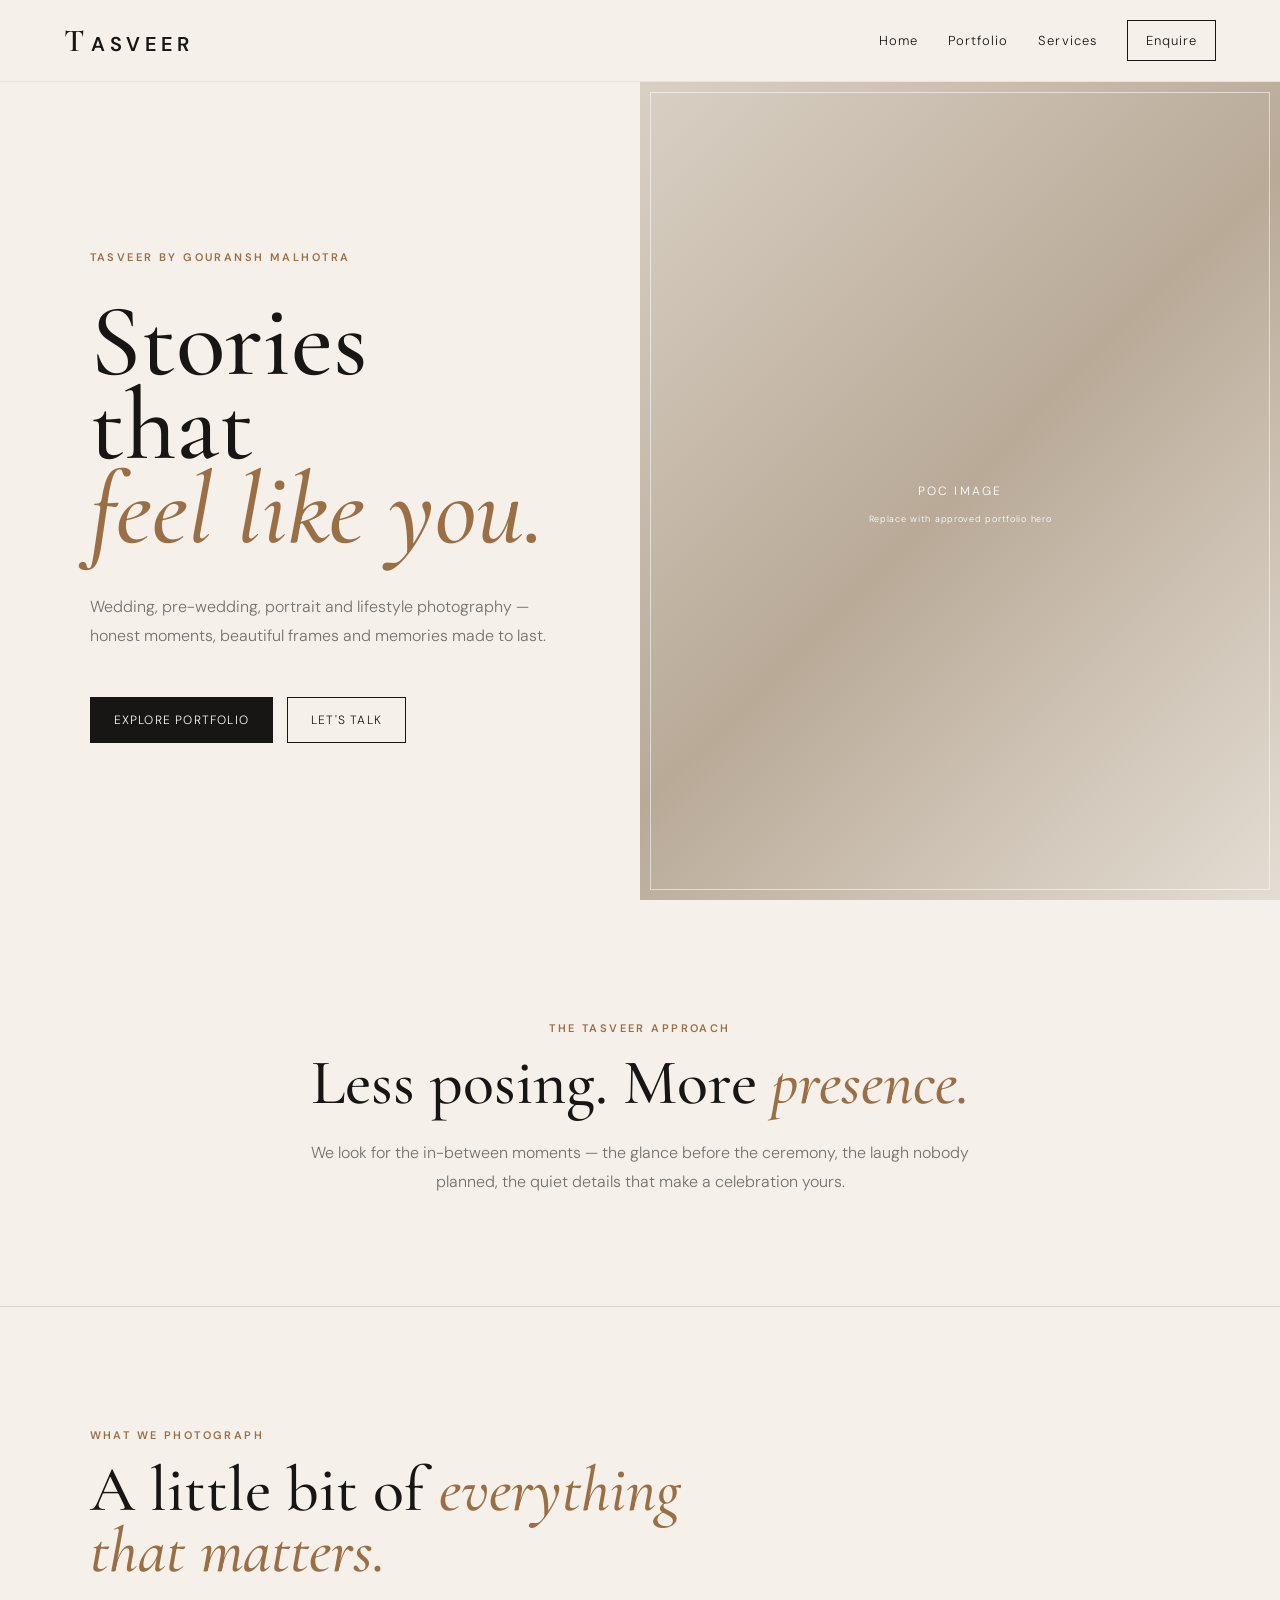
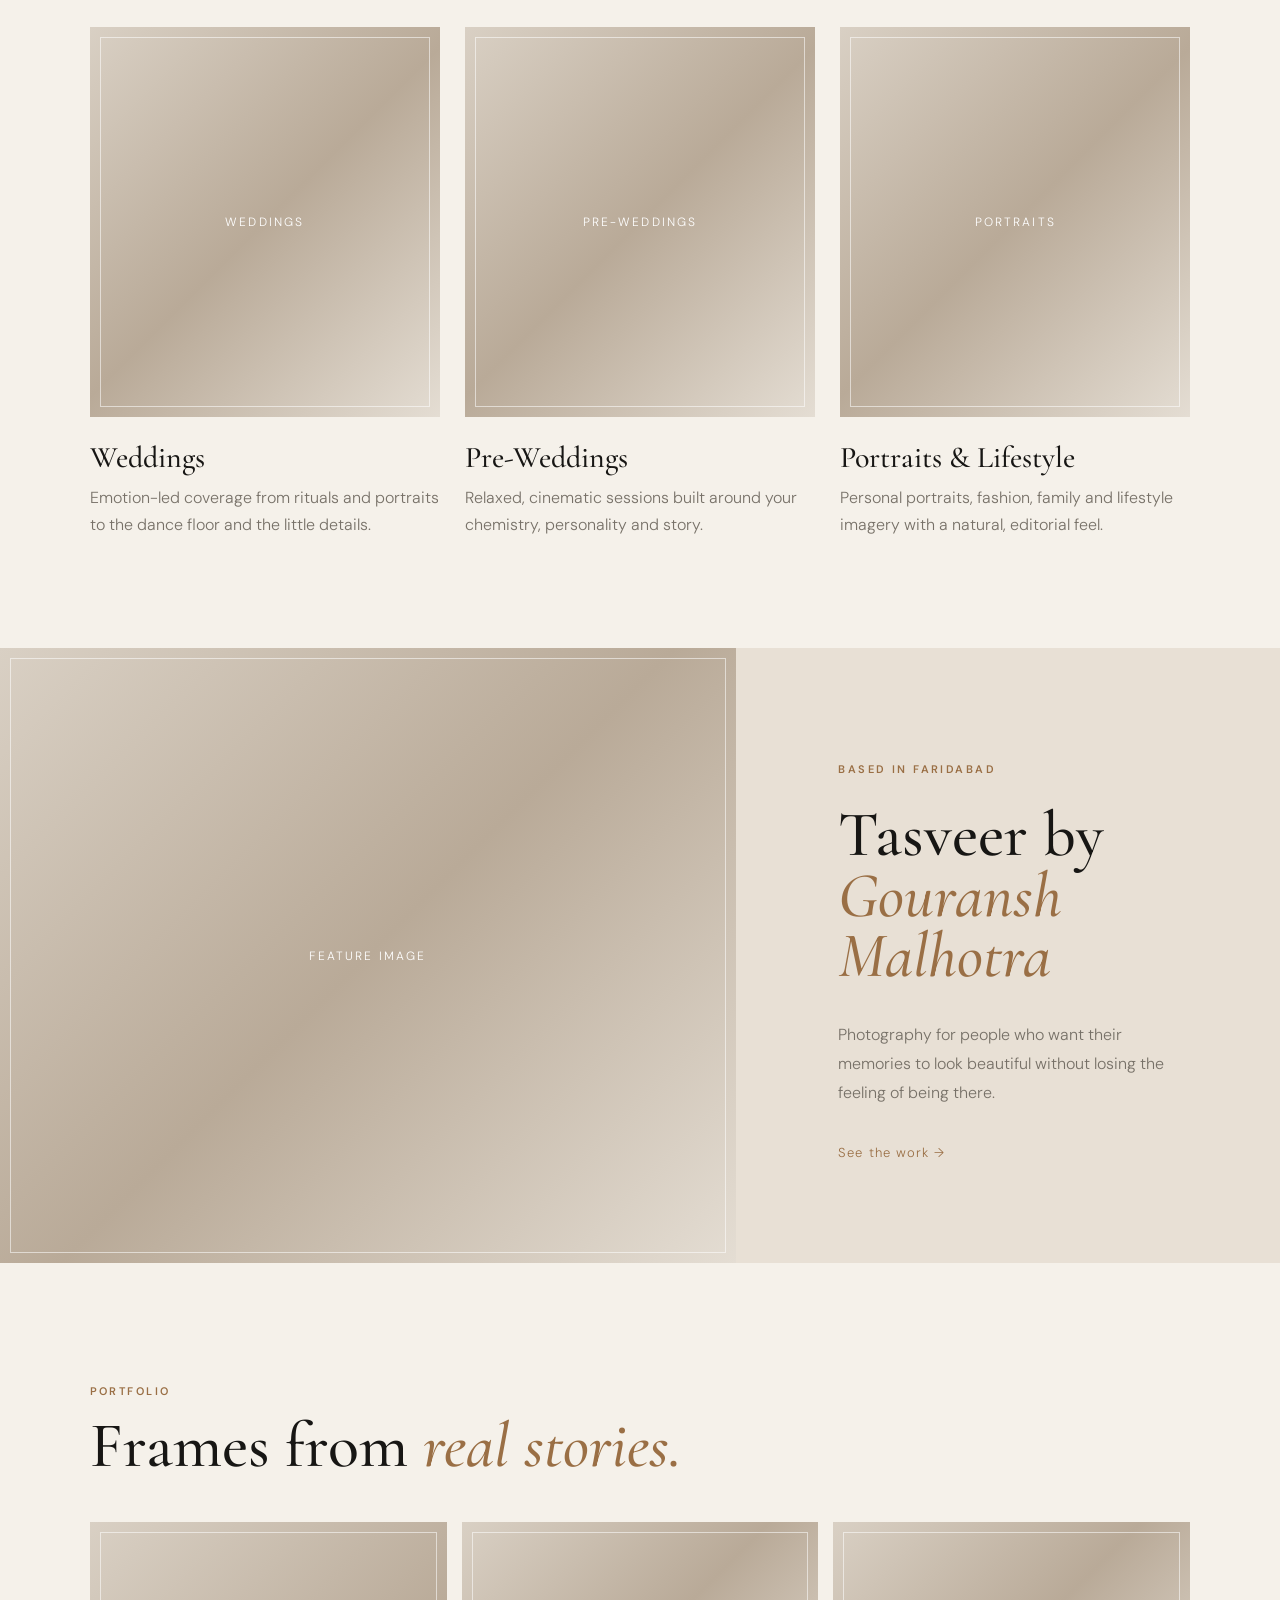
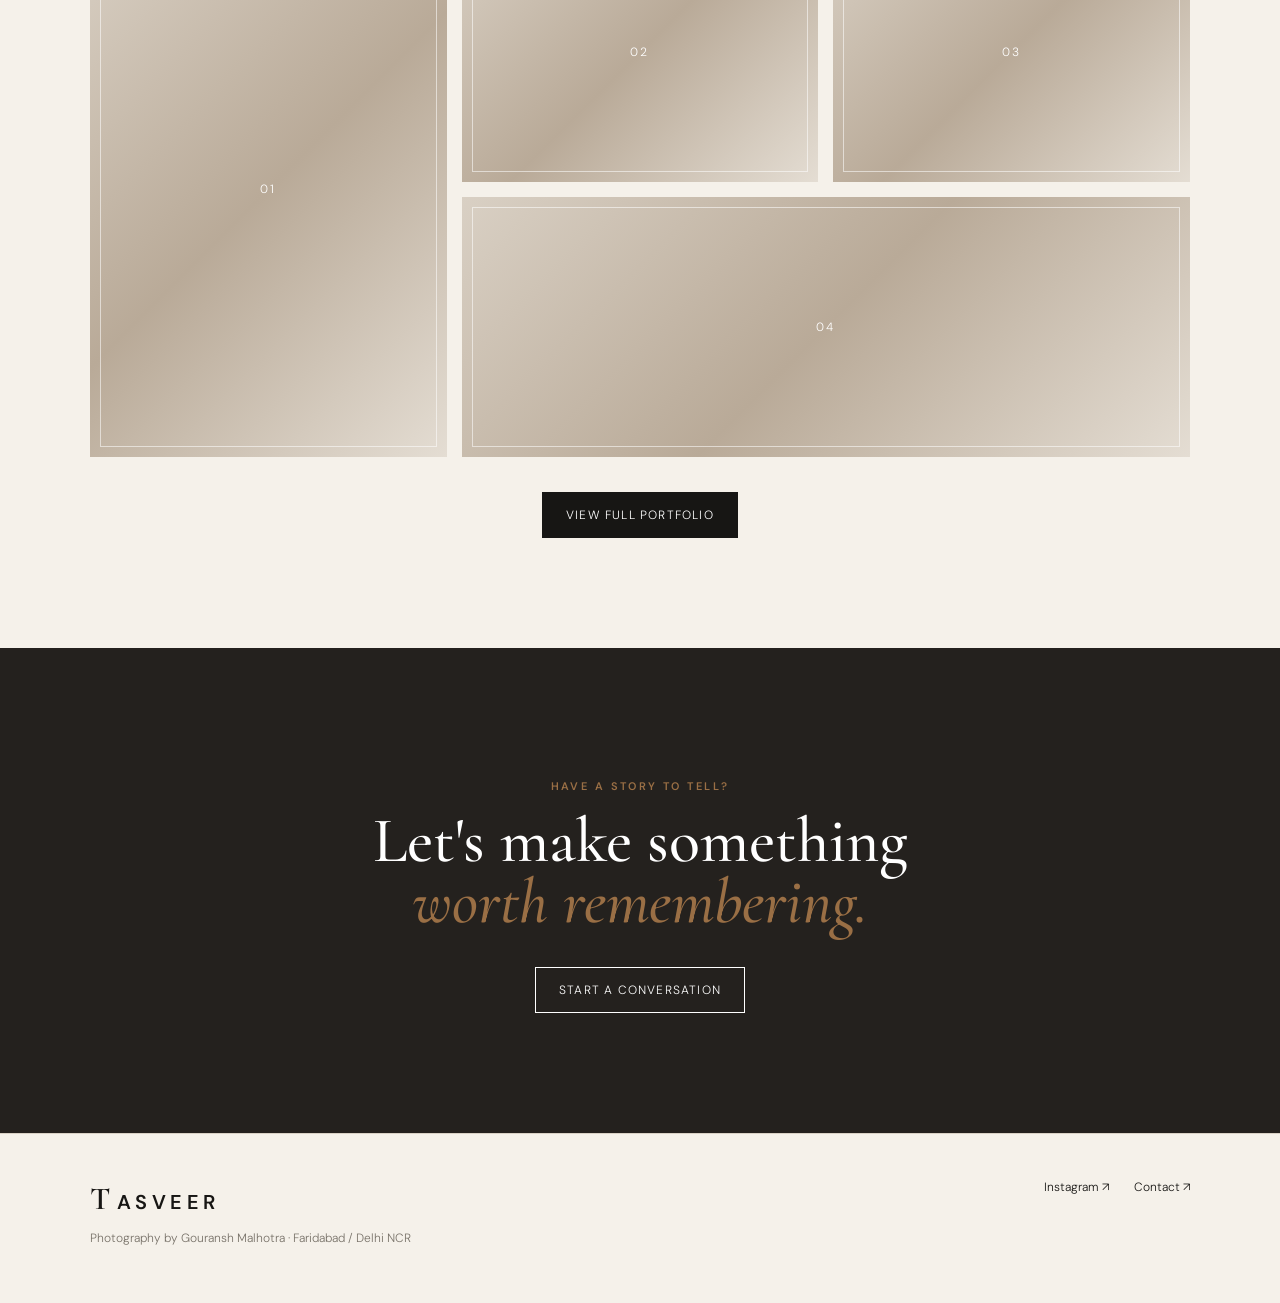
<file: index.html>
<!DOCTYPE html>
<html lang="en">
<head>
  <meta charset="UTF-8">
  <meta name="viewport" content="width=device-width, initial-scale=1.0">
  <meta name="description" content="Tasveer by Gouransh Malhotra — wedding, pre-wedding, portrait and lifestyle photography in Faridabad and Delhi NCR.">
  <title>Tasveer — Photography by Gouransh Malhotra</title>
  <link rel="preconnect" href="https://fonts.googleapis.com">
  <link rel="preconnect" href="https://fonts.gstatic.com" crossorigin>
  <link href="https://fonts.googleapis.com/css2?family=Cormorant+Garamond:wght@400;500;600;700&family=DM+Sans:wght@300;400;500;600&display=swap" rel="stylesheet">
  <link rel="stylesheet" href="style.css">
</head>
<body>
<header class="nav">
  <a class="brand" href="index.html"><span>T</span>ASVEER</a>
  <button class="menu" aria-label="Open menu">☰</button>
  <nav>
    <a href="index.html">Home</a>
    <a href="gallery.html">Portfolio</a>
    <a href="#services">Services</a>
    <a href="contact.html" class="nav-cta">Enquire</a>
  </nav>
</header>

<main>
<section class="hero">
  <div class="hero-copy">
    <p class="eyebrow">TASVEER BY GOURANSH MALHOTRA</p>
    <h1>Stories that<br><em>feel like you.</em></h1>
    <p class="lead">Wedding, pre-wedding, portrait and lifestyle photography — honest moments, beautiful frames and memories made to last.</p>
    <div class="actions">
      <a class="btn primary" href="gallery.html">Explore Portfolio</a>
      <a class="btn ghost" href="contact.html">Let's Talk</a>
    </div>
  </div>
  <div class="hero-art image-slot">
    <div><span>POC IMAGE</span><small>Replace with approved portfolio hero</small></div>
  </div>
</section>

<section class="intro">
  <p class="eyebrow">THE TASVEER APPROACH</p>
  <h2>Less posing. More <em>presence.</em></h2>
  <p>We look for the in-between moments — the glance before the ceremony, the laugh nobody planned, the quiet details that make a celebration yours.</p>
</section>

<section id="services" class="section">
  <div class="section-head">
    <p class="eyebrow">WHAT WE PHOTOGRAPH</p>
    <h2>A little bit of <em>everything that matters.</em></h2>
  </div>
  <div class="cards">
    <article><div class="card-img image-slot"><span>WEDDINGS</span></div><h3>Weddings</h3><p>Emotion-led coverage from rituals and portraits to the dance floor and the little details.</p></article>
    <article><div class="card-img image-slot"><span>PRE-WEDDINGS</span></div><h3>Pre-Weddings</h3><p>Relaxed, cinematic sessions built around your chemistry, personality and story.</p></article>
    <article><div class="card-img image-slot"><span>PORTRAITS</span></div><h3>Portraits & Lifestyle</h3><p>Personal portraits, fashion, family and lifestyle imagery with a natural, editorial feel.</p></article>
  </div>
</section>

<section class="feature">
  <div class="feature-img image-slot"><span>FEATURE IMAGE</span></div>
  <div class="feature-copy">
    <p class="eyebrow">BASED IN FARIDABAD</p>
    <h2>Tasveer by<br><em>Gouransh Malhotra</em></h2>
    <p>Photography for people who want their memories to look beautiful without losing the feeling of being there.</p>
    <a class="text-link" href="gallery.html">See the work →</a>
  </div>
</section>

<section class="section portfolio-preview">
  <div class="section-head">
    <p class="eyebrow">PORTFOLIO</p>
    <h2>Frames from <em>real stories.</em></h2>
  </div>
  <div class="mosaic">
    <a href="gallery.html" class="image-slot tall"><span>01</span></a>
    <a href="gallery.html" class="image-slot"><span>02</span></a>
    <a href="gallery.html" class="image-slot"><span>03</span></a>
    <a href="gallery.html" class="image-slot wide"><span>04</span></a>
  </div>
  <a class="btn primary centered" href="gallery.html">View Full Portfolio</a>
</section>

<section class="cta">
  <p class="eyebrow">HAVE A STORY TO TELL?</p>
  <h2>Let's make something<br><em>worth remembering.</em></h2>
  <a class="btn light" href="contact.html">Start a Conversation</a>
</section>
</main>

<footer>
  <div><a class="brand" href="index.html"><span>T</span>ASVEER</a><p>Photography by Gouransh Malhotra · Faridabad / Delhi NCR</p></div>
  <div class="social"><a href="https://www.instagram.com/tasveerbygouranshmalhotra/" target="_blank" rel="noopener">Instagram ↗</a><a href="contact.html">Contact ↗</a></div>
</footer>
<script src="script.js"></script>
</body>
</html>
</file>
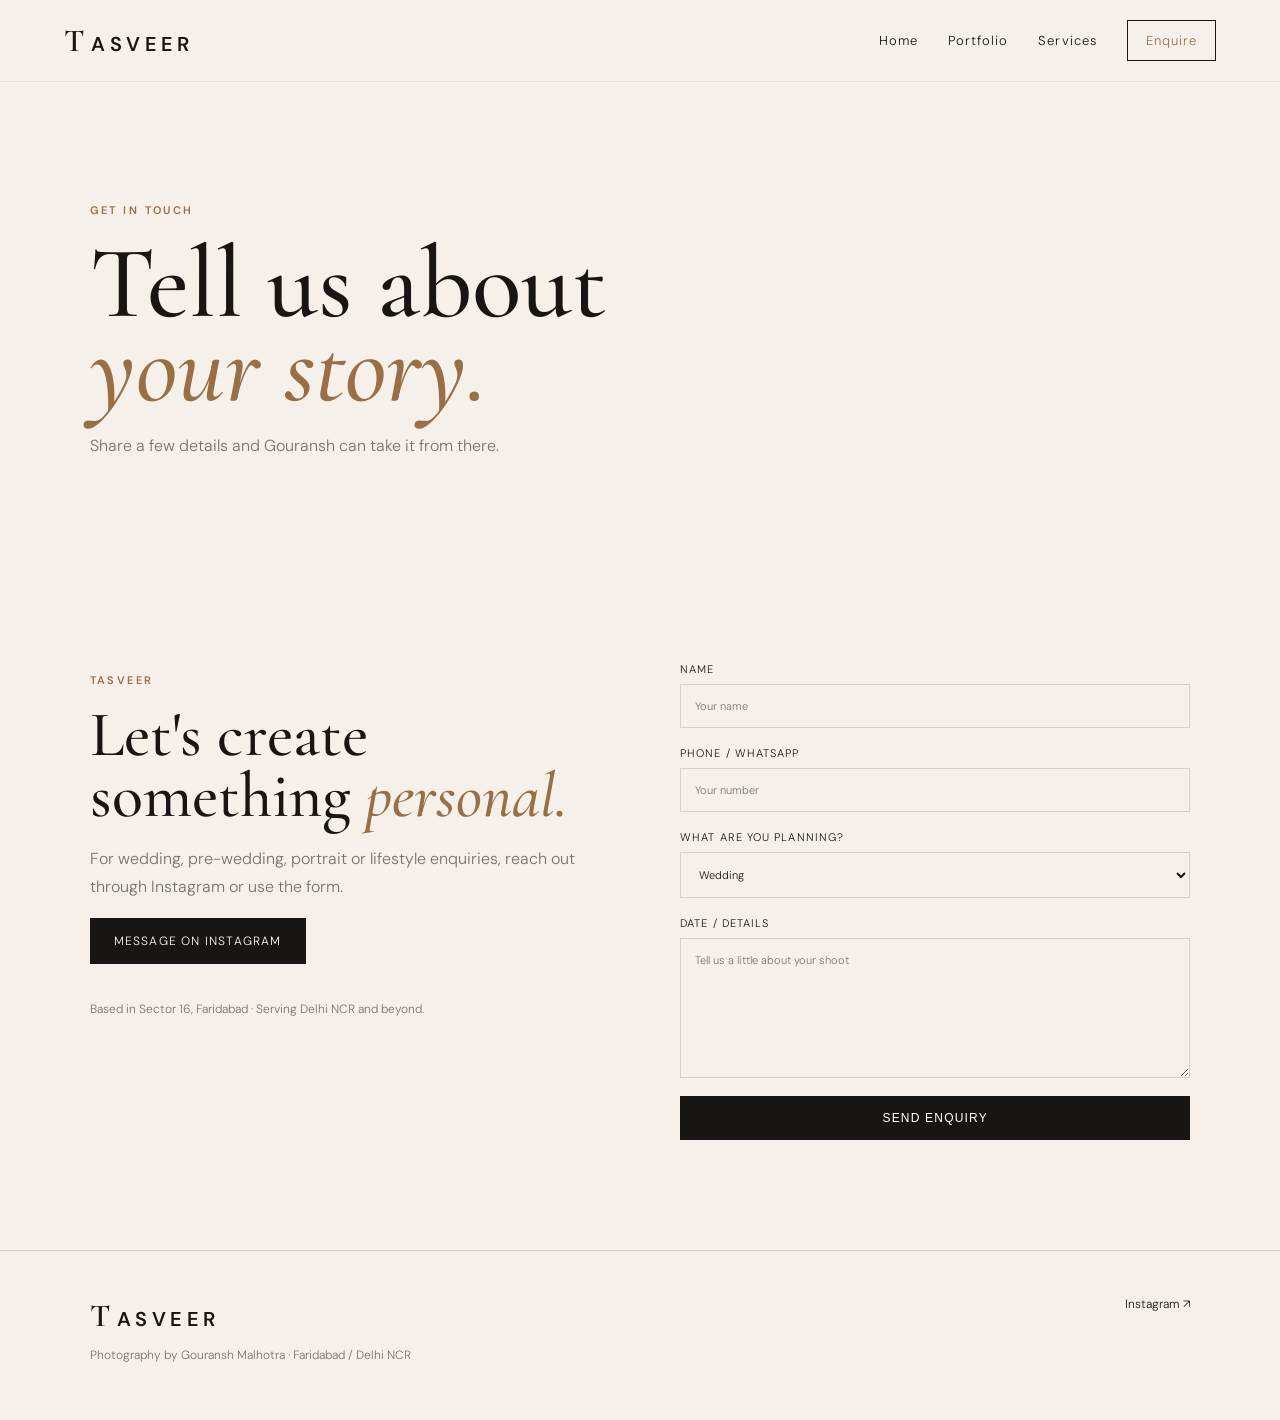
<file: contact.html>
<!DOCTYPE html>
<html lang="en">
<head>
<meta charset="UTF-8"><meta name="viewport" content="width=device-width, initial-scale=1.0">
<title>Contact — Tasveer</title>
<link rel="preconnect" href="https://fonts.googleapis.com"><link rel="preconnect" href="https://fonts.gstatic.com" crossorigin>
<link href="https://fonts.googleapis.com/css2?family=Cormorant+Garamond:wght@400;500;600;700&family=DM+Sans:wght@300;400;500;600&display=swap" rel="stylesheet">
<link rel="stylesheet" href="style.css">
</head>
<body>
<header class="nav"><a class="brand" href="index.html"><span>T</span>ASVEER</a><button class="menu" aria-label="Open menu">☰</button><nav><a href="index.html">Home</a><a href="gallery.html">Portfolio</a><a href="index.html#services">Services</a><a href="contact.html" class="nav-cta active">Enquire</a></nav></header>
<main>
<section class="page-hero"><p class="eyebrow">GET IN TOUCH</p><h1>Tell us about<br><em>your story.</em></h1><p>Share a few details and Gouransh can take it from there.</p></section>
<section class="contact section">
  <div class="contact-copy"><p class="eyebrow">TASVEER</p><h2>Let's create something <em>personal.</em></h2><p>For wedding, pre-wedding, portrait or lifestyle enquiries, reach out through Instagram or use the form.</p><a class="btn primary" href="https://www.instagram.com/tasveerbygouranshmalhotra/" target="_blank" rel="noopener">Message on Instagram</a><p class="muted">Based in Sector 16, Faridabad · Serving Delhi NCR and beyond.</p></div>
  <form onsubmit="return false;"><label>Name<input type="text" placeholder="Your name"></label><label>Phone / WhatsApp<input type="tel" placeholder="Your number"></label><label>What are you planning?<select><option>Wedding</option><option>Pre-Wedding</option><option>Portrait / Lifestyle</option><option>Other</option></select></label><label>Date / details<textarea placeholder="Tell us a little about your shoot"></textarea></label><button class="btn primary" type="submit" onclick="alert('POC form — connect this to WhatsApp/email after approval.')">Send Enquiry</button></form>
</section>
</main>
<footer><div><a class="brand" href="index.html"><span>T</span>ASVEER</a><p>Photography by Gouransh Malhotra · Faridabad / Delhi NCR</p></div><div class="social"><a href="https://www.instagram.com/tasveerbygouranshmalhotra/" target="_blank" rel="noopener">Instagram ↗</a></div></footer>
<script src="script.js"></script>
</body>
</html>
</file>
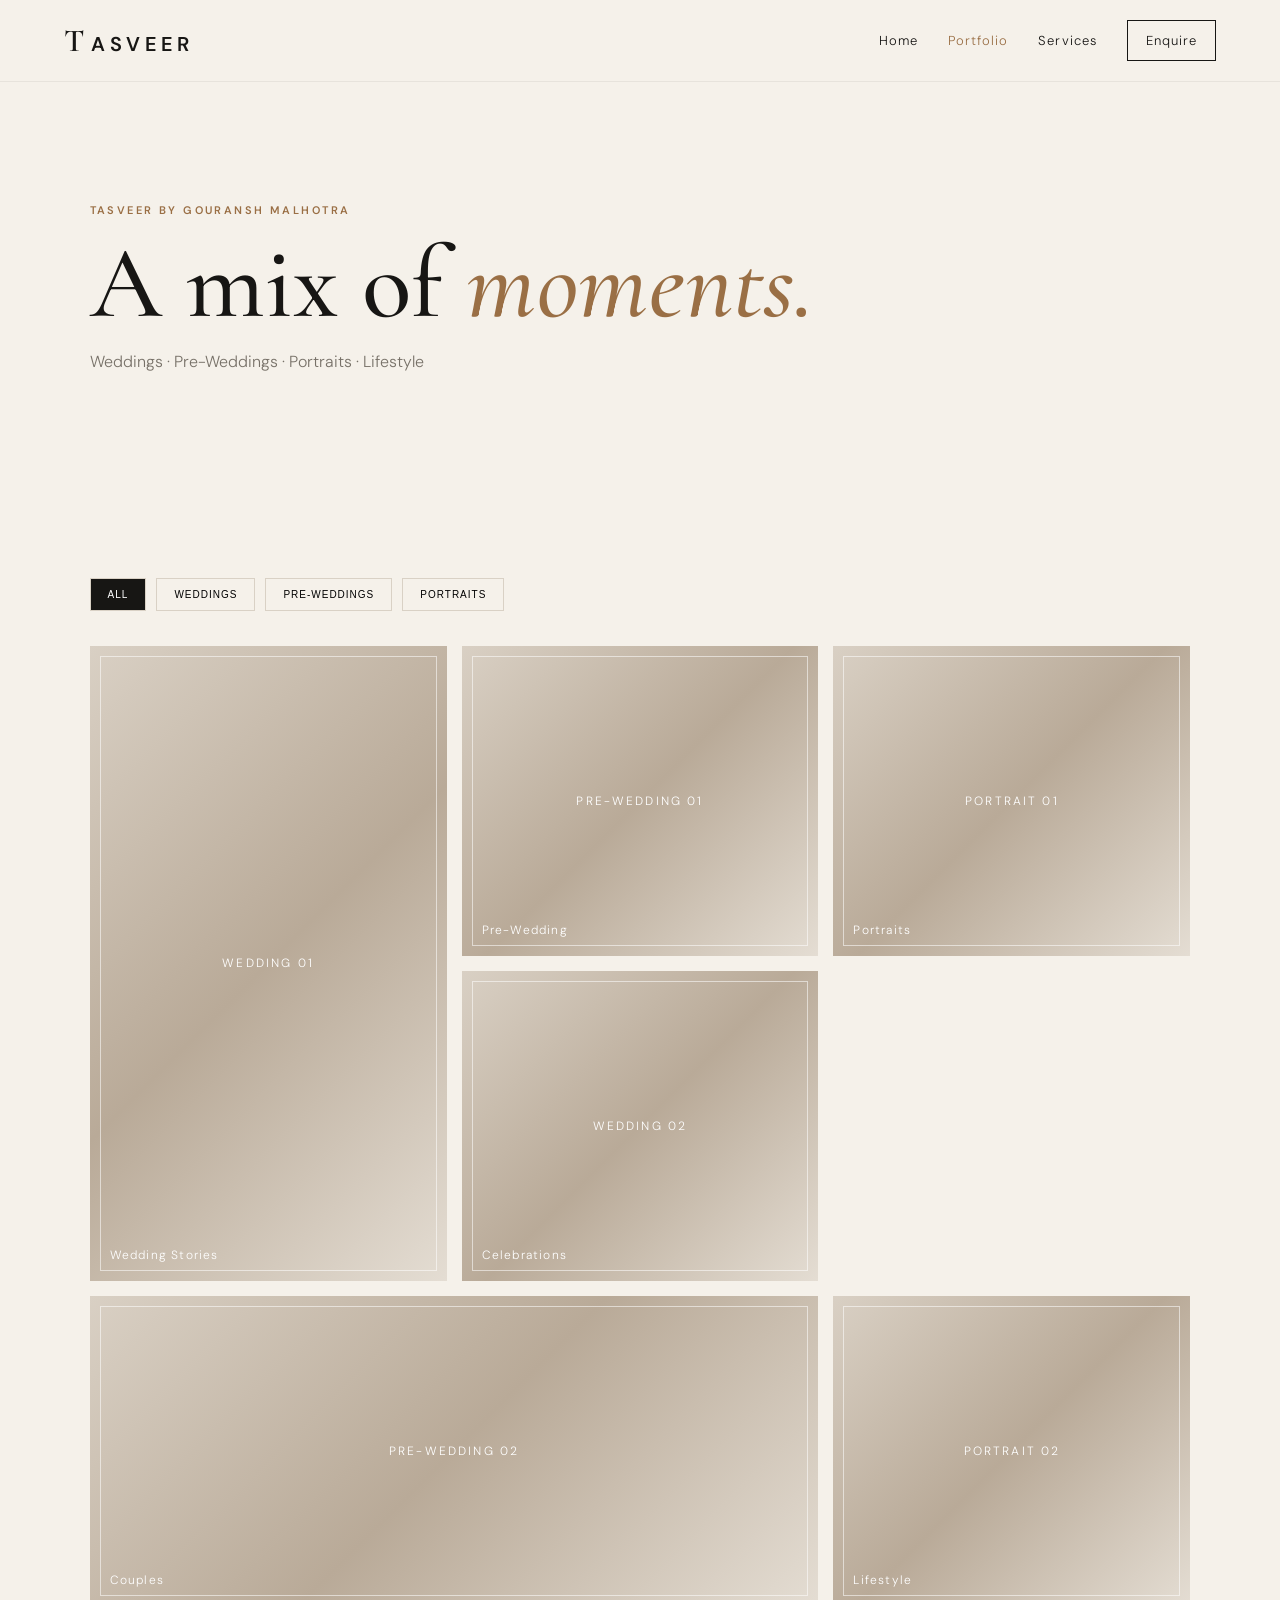
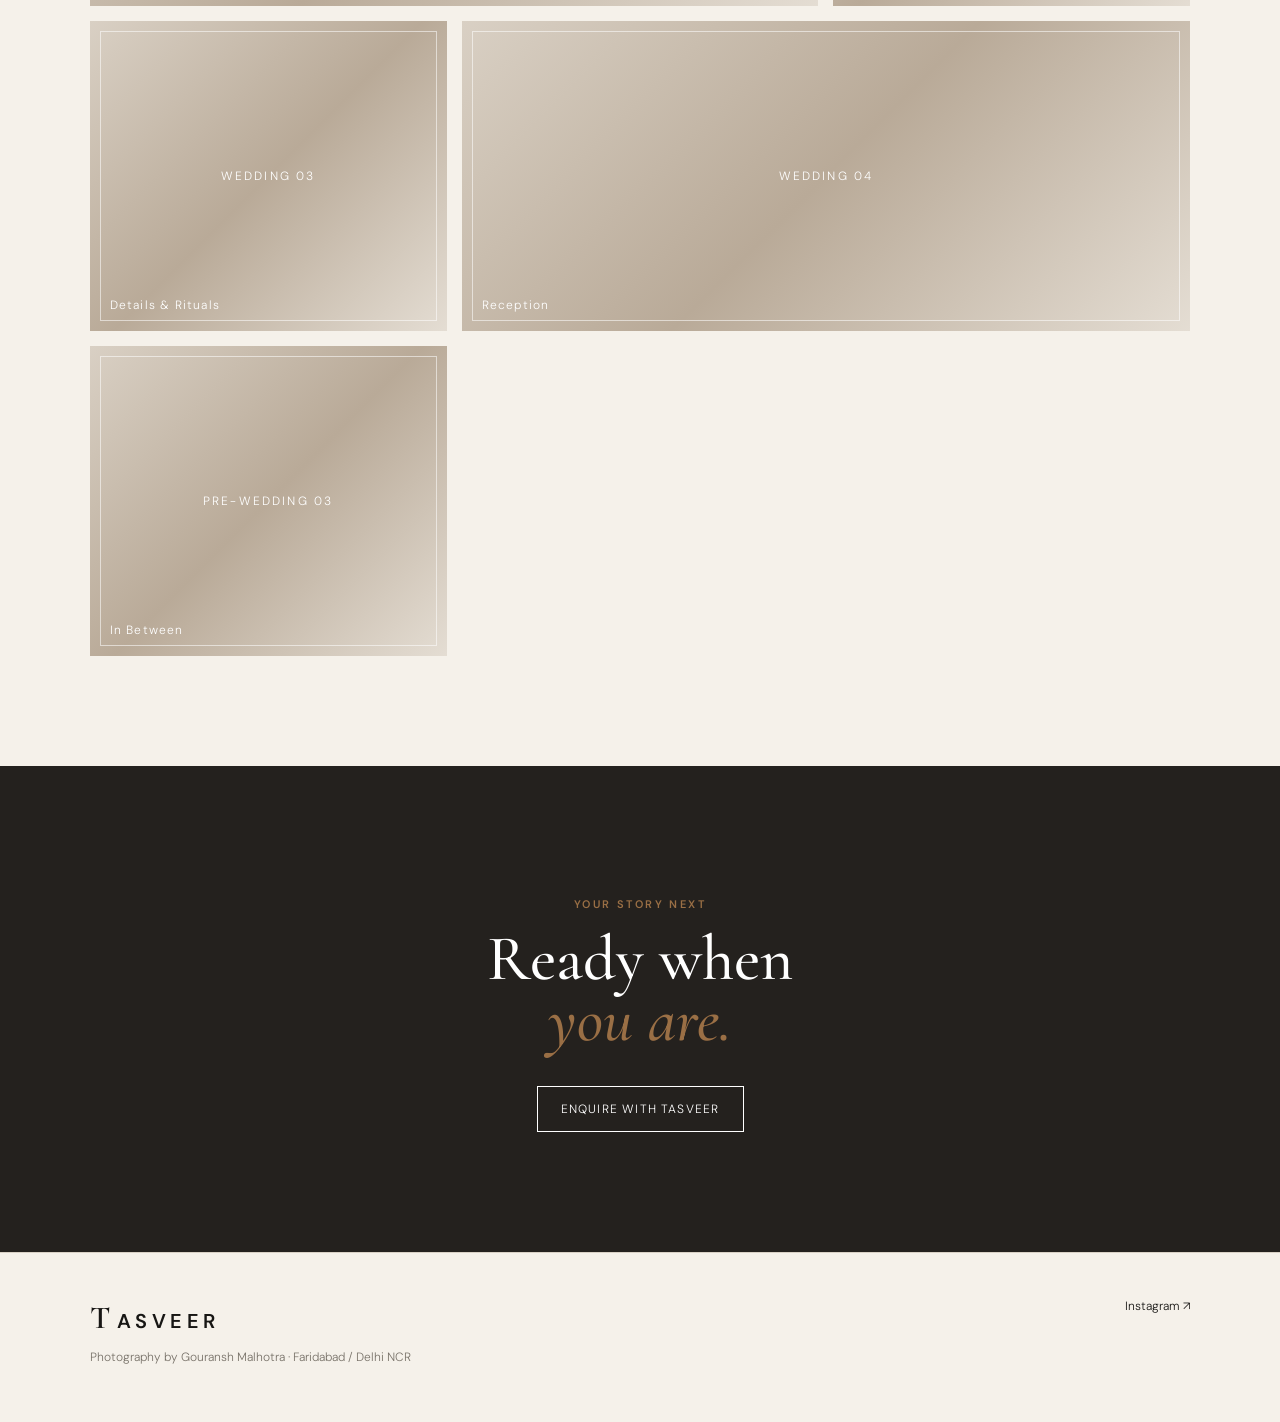
<file: gallery.html>
<!DOCTYPE html>
<html lang="en">
<head>
<meta charset="UTF-8"><meta name="viewport" content="width=device-width, initial-scale=1.0">
<title>Portfolio — Tasveer</title>
<link rel="preconnect" href="https://fonts.googleapis.com"><link rel="preconnect" href="https://fonts.gstatic.com" crossorigin>
<link href="https://fonts.googleapis.com/css2?family=Cormorant+Garamond:wght@400;500;600;700&family=DM+Sans:wght@300;400;500;600&display=swap" rel="stylesheet">
<link rel="stylesheet" href="style.css">
</head>
<body>
<header class="nav"><a class="brand" href="index.html"><span>T</span>ASVEER</a><button class="menu" aria-label="Open menu">☰</button><nav><a href="index.html">Home</a><a href="gallery.html" class="active">Portfolio</a><a href="index.html#services">Services</a><a href="contact.html" class="nav-cta">Enquire</a></nav></header>
<main>
<section class="page-hero"><p class="eyebrow">TASVEER BY GOURANSH MALHOTRA</p><h1>A mix of <em>moments.</em></h1><p>Weddings · Pre-Weddings · Portraits · Lifestyle</p></section>
<section class="section gallery">
  <div class="filters"><button class="filter active" data-filter="all">All</button><button class="filter" data-filter="wedding">Weddings</button><button class="filter" data-filter="pre">Pre-Weddings</button><button class="filter" data-filter="portrait">Portraits</button></div>
  <div class="gallery-grid">
    <figure class="gallery-item tall wedding image-slot"><span>WEDDING 01</span><figcaption>Wedding Stories</figcaption></figure>
    <figure class="gallery-item pre image-slot"><span>PRE-WEDDING 01</span><figcaption>Pre-Wedding</figcaption></figure>
    <figure class="gallery-item portrait image-slot"><span>PORTRAIT 01</span><figcaption>Portraits</figcaption></figure>
    <figure class="gallery-item wedding image-slot"><span>WEDDING 02</span><figcaption>Celebrations</figcaption></figure>
    <figure class="gallery-item wide pre image-slot"><span>PRE-WEDDING 02</span><figcaption>Couples</figcaption></figure>
    <figure class="gallery-item portrait image-slot"><span>PORTRAIT 02</span><figcaption>Lifestyle</figcaption></figure>
    <figure class="gallery-item wedding image-slot"><span>WEDDING 03</span><figcaption>Details & Rituals</figcaption></figure>
    <figure class="gallery-item wide wedding image-slot"><span>WEDDING 04</span><figcaption>Reception</figcaption></figure>
    <figure class="gallery-item pre image-slot"><span>PRE-WEDDING 03</span><figcaption>In Between</figcaption></figure>
  </div>
</section>
<section class="cta"><p class="eyebrow">YOUR STORY NEXT</p><h2>Ready when<br><em>you are.</em></h2><a class="btn light" href="contact.html">Enquire with Tasveer</a></section>
</main>
<footer><div><a class="brand" href="index.html"><span>T</span>ASVEER</a><p>Photography by Gouransh Malhotra · Faridabad / Delhi NCR</p></div><div class="social"><a href="https://www.instagram.com/tasveerbygouranshmalhotra/" target="_blank" rel="noopener">Instagram ↗</a></div></footer>
<script src="script.js"></script>
</body>
</html>
</file>
<file: style.css>
:root {
  --ink: #171614;
  --paper: #f5f1ea;
  --muted: #777168;
  --line: #d9d1c5;
  --accent: #9a6f45;
  --dark: #24211e;
}

* {
  box-sizing: border-box;
}

html {
  scroll-behavior: smooth;
}

body {
  margin: 0;
  background: var(--paper);
  color: var(--ink);
  font-family: "DM Sans", sans-serif;
  font-weight: 300;
}

a {
  color: inherit;
  text-decoration: none;
}

/* Navigation */

.nav {
  height: 82px;
  padding: 0 5vw;
  display: flex;
  align-items: center;
  justify-content: space-between;
  position: sticky;
  top: 0;
  z-index: 20;
  background: rgba(245, 241, 234, 0.94);
  backdrop-filter: blur(12px);
  border-bottom: 1px solid rgba(0, 0, 0, 0.06);
}

.brand {
  font-size: 20px;
  letter-spacing: 0.22em;
  font-weight: 600;
}

.brand span {
  font-family: "Cormorant Garamond", serif;
  font-size: 32px;
  margin-right: 3px;
}

.nav nav {
  display: flex;
  gap: 30px;
  align-items: center;
  font-size: 13px;
  letter-spacing: 0.08em;
}

.nav nav a:hover,
.nav nav a.active {
  color: var(--accent);
}

.nav-cta {
  border: 1px solid var(--ink);
  padding: 11px 18px;
}

.menu {
  display: none;
  border: 0;
  background: none;
  font-size: 24px;
}

/* Hero */

.hero {
  min-height: calc(100vh - 82px);
  display: grid;
  grid-template-columns: 1fr 1fr;
}

.hero-copy {
  padding: 10vw 7vw;
  display: flex;
  flex-direction: column;
  justify-content: center;
}

.eyebrow {
  font-size: 11px;
  letter-spacing: 0.22em;
  color: var(--accent);
  font-weight: 600;
}

.hero h1,
.page-hero h1 {
  font: 500 clamp(60px, 8vw, 118px) / 0.82 "Cormorant Garamond", serif;
  margin: 25px 0;
}

.hero h1 em,
.page-hero h1 em,
h2 em {
  font-style: italic;
  color: var(--accent);
}

.lead {
  max-width: 560px;
  color: var(--muted);
  font-size: 16px;
  line-height: 1.8;
}

.actions {
  display: flex;
  gap: 14px;
  margin-top: 30px;
}

/* Buttons */

.btn {
  display: inline-block;
  padding: 14px 23px;
  border: 1px solid var(--ink);
  font-size: 12px;
  letter-spacing: 0.1em;
  text-transform: uppercase;
  cursor: pointer;
}

.btn.primary {
  background: var(--ink);
  color: #fff;
}

.btn.ghost {
  background: transparent;
}

.btn.light {
  border-color: #fff;
  color: #fff;
}

/* Image placeholders */

.hero-art {
  min-height: 620px;
  background: #d7cec1;
}

.image-slot {
  background: linear-gradient(
    135deg,
    #d9d0c4,
    #b9aa98 50%,
    #e4ddd3
  );
  position: relative;
  overflow: hidden;
}

.image-slot::after {
  content: "";
  position: absolute;
  inset: 10px;
  border: 1px solid rgba(255, 255, 255, 0.55);
}

.image-slot span,
.image-slot small {
  position: absolute;
  z-index: 2;
  left: 50%;
  top: 50%;
  transform: translate(-50%, -50%);
  color: #fff;
  text-align: center;
  letter-spacing: 0.18em;
  font-size: 12px;
}

.image-slot small {
  top: calc(50% + 28px);
  font-size: 9px;
  letter-spacing: 0.08em;
  white-space: nowrap;
}

/* Introduction */

.intro {
  padding: 110px 16vw;
  text-align: center;
  border-bottom: 1px solid var(--line);
}

.intro h2,
.section h2,
.feature h2,
.cta h2 {
  font: 500 clamp(42px, 5vw, 72px) / 0.95 "Cormorant Garamond", serif;
  margin: 18px 0;
}

.intro > p:last-child {
  max-width: 700px;
  margin: 25px auto 0;
  color: var(--muted);
  line-height: 1.8;
}

/* Sections */

.section {
  padding: 110px 7vw;
}

.section-head {
  margin-bottom: 45px;
}

.section-head h2 {
  max-width: 650px;
}

/* Service cards */

.cards {
  display: grid;
  grid-template-columns: repeat(3, 1fr);
  gap: 25px;
}

.card-img {
  height: 390px;
  margin-bottom: 22px;
}

.cards h3 {
  font: 500 30px "Cormorant Garamond", serif;
  margin: 0 0 8px;
}

.cards p {
  color: var(--muted);
  line-height: 1.7;
  margin: 0;
}

/* Feature section */

.feature {
  display: grid;
  grid-template-columns: 1.15fr 0.85fr;
  background: #e8e0d5;
}

.feature-img {
  min-height: 600px;
}

.feature-copy {
  padding: 8vw;
  display: flex;
  flex-direction: column;
  justify-content: center;
}

.feature-copy p:not(.eyebrow) {
  color: var(--muted);
  line-height: 1.8;
}

.text-link {
  margin-top: 20px;
  color: var(--accent);
  letter-spacing: 0.08em;
  font-size: 13px;
}

/* Homepage mosaic */

.mosaic {
  display: grid;
  grid-template-columns: 1fr 1fr 1fr;
  grid-auto-rows: 260px;
  gap: 15px;
}

.mosaic .tall {
  grid-row: span 2;
}

.mosaic .wide {
  grid-column: span 2;
}

.centered {
  margin: 35px auto 0;
  display: block;
  width: max-content;
}

/* CTA */

.cta {
  padding: 120px 7vw;
  text-align: center;
  background: var(--dark);
  color: #fff;
}

.cta h2 {
  margin-bottom: 35px;
}

/* Page hero */

.page-hero {
  padding: 110px 7vw 80px;
}

.page-hero h1 {
  max-width: 800px;
}

.page-hero > p:last-child {
  color: var(--muted);
  font-size: 16px;
}

/* Gallery filters */

.filters {
  display: flex;
  gap: 10px;
  flex-wrap: wrap;
  margin-bottom: 35px;
}

.filter {
  border: 1px solid var(--line);
  background: transparent;
  padding: 10px 17px;
  text-transform: uppercase;
  letter-spacing: 0.1em;
  font-size: 10px;
  cursor: pointer;
}

.filter.active {
  background: var(--ink);
  color: #fff;
}

/* Gallery */

.gallery-grid {
  display: grid;
  grid-template-columns: repeat(3, 1fr);
  grid-auto-rows: 310px;
  gap: 15px;
}

.gallery-item {
  margin: 0;
}

.gallery-item.tall {
  grid-row: span 2;
}

.gallery-item.wide {
  grid-column: span 2;
}

.gallery-item figcaption {
  position: absolute;
  bottom: 18px;
  left: 20px;
  color: #fff;
  z-index: 3;
  font-size: 12px;
  letter-spacing: 0.1em;
}

/* Contact */

.contact {
  display: grid;
  grid-template-columns: 1fr 1fr;
  gap: 80px;
}

.contact-copy p:not(.eyebrow) {
  color: var(--muted);
  line-height: 1.8;
  max-width: 540px;
}

.contact-copy h2 {
  font: 500 clamp(42px, 5vw, 70px) / 0.95 "Cormorant Garamond", serif;
}

.muted {
  font-size: 12px !important;
  margin-top: 35px;
}

/* Form */

form {
  display: grid;
  gap: 18px;
}

label {
  font-size: 11px;
  letter-spacing: 0.1em;
  text-transform: uppercase;
}

input,
select,
textarea {
  display: block;
  width: 100%;
  margin-top: 8px;
  border: 1px solid var(--line);
  background: transparent;
  padding: 14px;
  font: inherit;
  color: var(--ink);
}

textarea {
  min-height: 140px;
  resize: vertical;
}

/* Footer */

footer {
  padding: 45px 7vw;
  display: flex;
  justify-content: space-between;
  gap: 30px;
  border-top: 1px solid var(--line);
  font-size: 12px;
  color: var(--muted);
}

footer .brand {
  color: var(--ink);
}

.social {
  display: flex;
  gap: 25px;
}

.social a {
  color: var(--ink);
}

/* Tablet / Mobile */

@media (max-width: 800px) {
  .nav {
    height: 70px;
  }

  .nav nav {
    display: none;
    position: absolute;
    top: 70px;
    left: 0;
    right: 0;
    background: var(--paper);
    padding: 25px;
    flex-direction: column;
    align-items: flex-start;
  }

  .nav nav.open {
    display: flex;
  }

  .menu {
    display: block;
  }

  .hero {
    grid-template-columns: 1fr;
  }

  .hero-art {
    min-height: 58vh;
    order: -1;
  }

  .hero-copy {
    padding: 70px 7vw;
  }

  .hero h1 {
    font-size: 72px;
  }

  .cards,
  .contact {
    grid-template-columns: 1fr;
  }

  .feature {
    grid-template-columns: 1fr;
  }

  .feature-img {
    min-height: 55vh;
  }

  .mosaic {
    grid-template-columns: 1fr 1fr;
  }

  .mosaic .wide {
    grid-column: span 2;
  }

  .gallery-grid {
    grid-template-columns: 1fr 1fr;
    grid-auto-rows: 250px;
  }

  .gallery-item.wide {
    grid-column: span 2;
  }

  .section,
  .page-hero {
    padding: 75px 7vw;
  }

  .intro {
    padding: 75px 9vw;
  }

  footer {
    flex-direction: column;
  }
}

/* Small phones */

@media (max-width: 520px) {
  .hero h1 {
    font-size: 58px;
  }

  .gallery-grid {
    grid-template-columns: 1fr;
  }

  .gallery-item.wide {
    grid-column: auto;
  }

  .mosaic {
    grid-template-columns: 1fr;
  }

  .mosaic .wide {
    grid-column: auto;
  }

  .mosaic .tall {
    grid-row: auto;
  }
}
</file>
